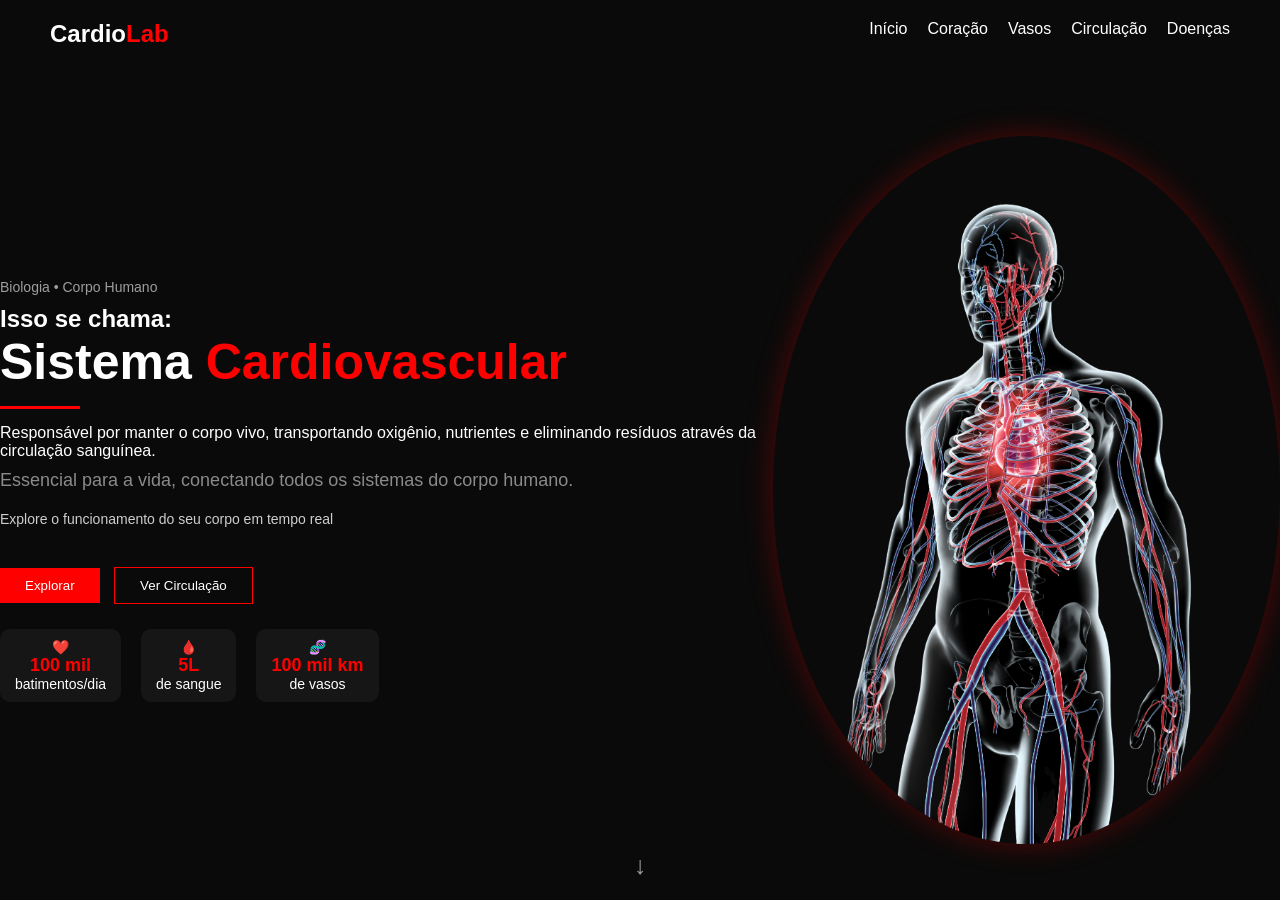
<file: index.html>
<!DOCTYPE html>
<html lang="pt-br">
<head>
  <meta charset="UTF-8">
  <meta name="viewport" content="width=device-width, initial-scale=1.0">
  <title>Sistema Cardiovascular</title>
  <link rel="stylesheet" href="style.css">
</head>
<body>

<header>
  <nav class="navbar">
    <h1 class="logo">Cardio<span>Lab</span></h1>
    <ul>
      <li><a href="index.html">Início</a></li>
      <li><a href="coracao.html">Coração</a></li>
      <li><a href="vasos.html">Vasos</a></li>
      <li><a href="circulacao.html">Circulação</a></li>
      <li><a href="doencas.html">Doenças</a></li>
    </ul>
  </nav>
</header>

<section class="hero">
  <div class="hero-text">

    <!-- TAG -->
    <p class="tag">Biologia • Corpo Humano</p>

    <h2>Isso se chama:</h2>

    <h1>
      Sistema <span class="destaque">Cardiovascular</span>
    </h1>

    <!-- LINHA DECORATIVA -->
    <div class="linha"></div>

    <p>
      Responsável por manter o corpo vivo, transportando oxigênio, nutrientes 
      e eliminando resíduos através da circulação sanguínea.
    </p>

    <!-- TEXTO EXTRA -->
    <p class="sub-info">
      Essencial para a vida, conectando todos os sistemas do corpo humano.
    </p>

    <!-- CTA -->
    <p class="cta-text">
      Explore o funcionamento do seu corpo em tempo real
    </p>

    <!-- BOTÕES -->
    <div class="botoes">
      <button class="btn" onclick="window.location.href='coracao.html'">
        Explorar
      </button>

      <button class="btn secundario" onclick="window.location.href='circulacao.html'">
        Ver Circulação
      </button>
    </div>

    <!-- CARDS DE DADOS -->
    <div class="stats">
      <div class="card">
        ❤️
        <span>100 mil</span>
        <p>batimentos/dia</p>
      </div>

      <div class="card">
        🩸
        <span>5L</span>
        <p>de sangue</p>
      </div>

      <div class="card">
        🧬
        <span>100 mil km</span>
        <p>de vasos</p>
      </div>
    </div>

  </div>

  <div class="hero-img">
    <img src="hearts.png" alt="Sistema Cardiovascular">
  </div>
</section>

<!-- SCROLL INDICADOR -->
<div class="scroll-down">↓</div>

</body>
</html>
</file>
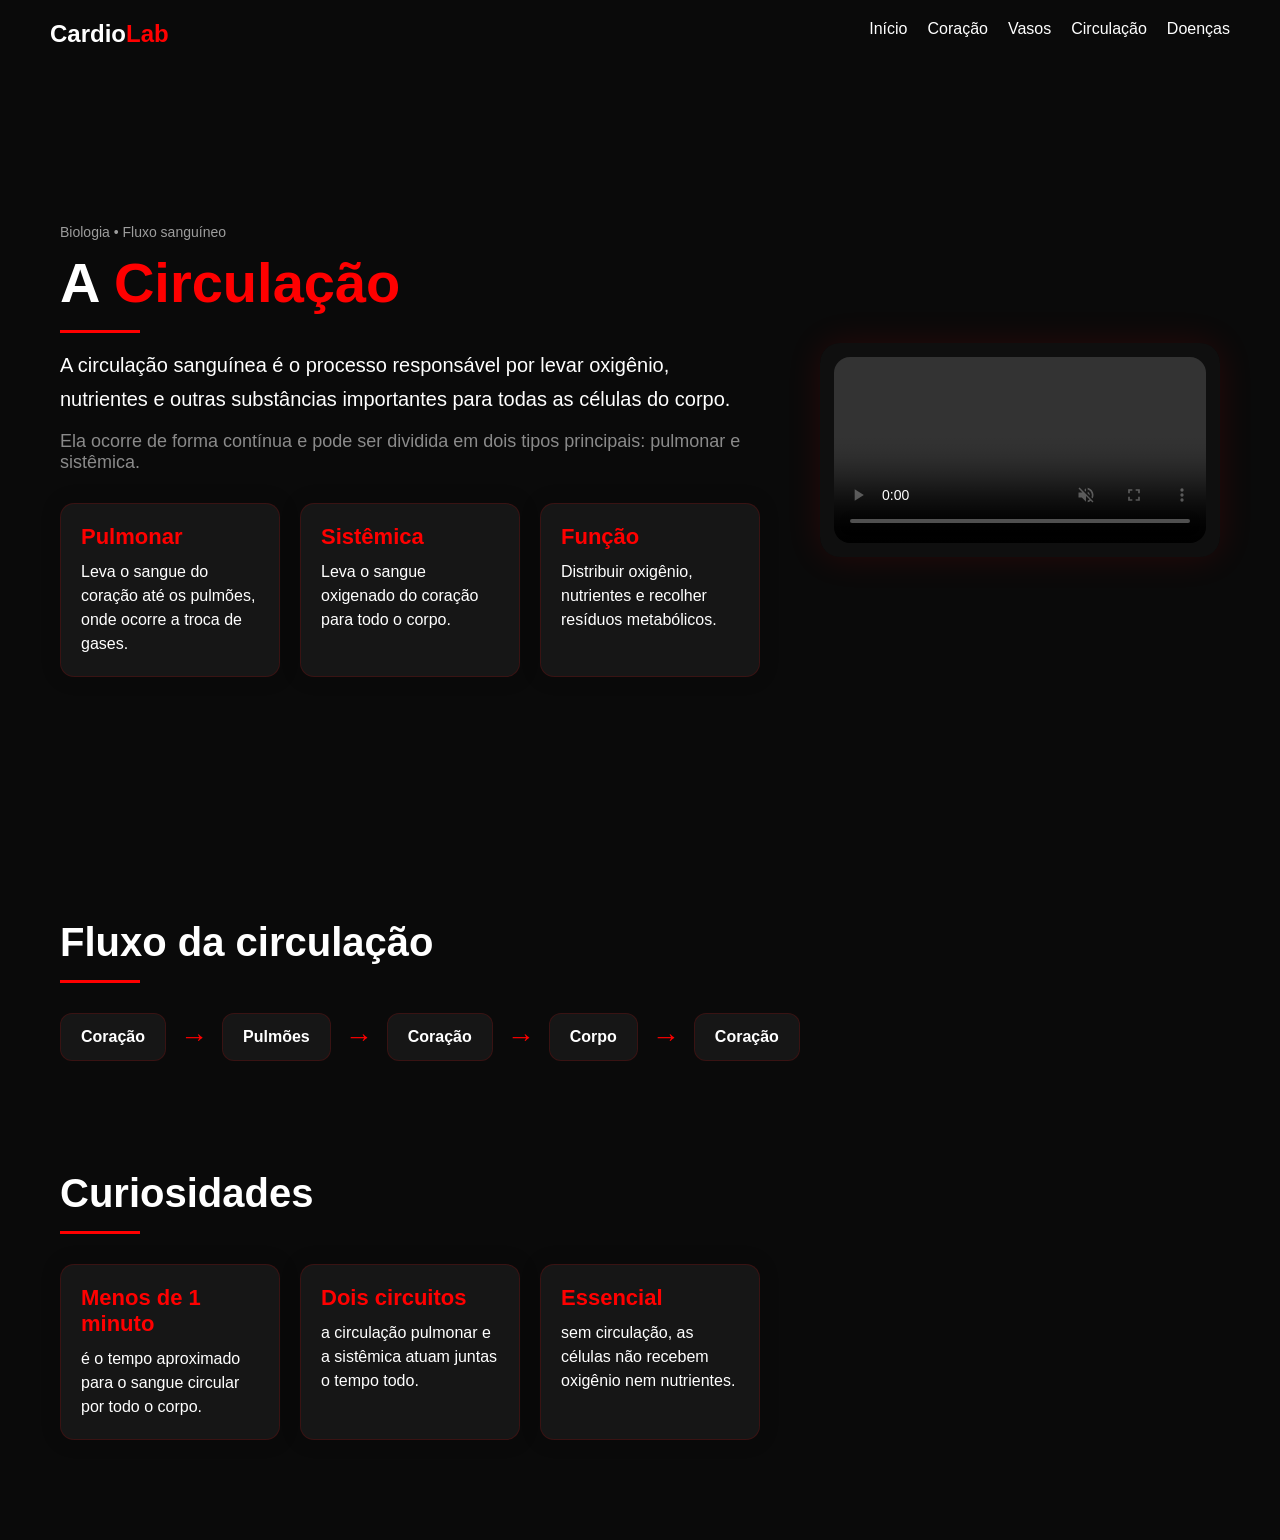
<file: circulacao.html>
<!DOCTYPE html>
<html lang="pt-br">
<head>
  <meta charset="UTF-8">
  <meta name="viewport" content="width=device-width, initial-scale=1.0">
  <title>Circulação</title>
  <link rel="stylesheet" href="style.css">
</head>
<body>

<nav class="navbar">
  <h1 class="logo">Cardio<span>Lab</span></h1>
  <ul>
    <li><a href="index.html">Início</a></li>
    <li><a href="coracao.html">Coração</a></li>
    <li><a href="vasos.html">Vasos</a></li>
    <li><a href="circulacao.html">Circulação</a></li>
    <li><a href="doencas.html">Doenças</a></li>
  </ul>
</nav>

<section class="section circulacao-container">

  <div class="circulacao-texto">
    <p class="tag">Biologia • Fluxo sanguíneo</p>

    <h2>A <span class="destaque">Circulação</span></h2>

    <div class="linha"></div>

    <p class="desc">
      A circulação sanguínea é o processo responsável por levar oxigênio,
      nutrientes e outras substâncias importantes para todas as células do corpo.
    </p>

    <p class="sub-info">
      Ela ocorre de forma contínua e pode ser dividida em dois tipos principais:
      pulmonar e sistêmica.
    </p>

    <div class="cards-circulacao">
      <div class="card-coracao">
        <h3>Pulmonar</h3>
        <p>Leva o sangue do coração até os pulmões, onde ocorre a troca de gases.</p>
      </div>

      <div class="card-coracao">
        <h3>Sistêmica</h3>
        <p>Leva o sangue oxigenado do coração para todo o corpo.</p>
      </div>

      <div class="card-coracao">
        <h3>Função</h3>
        <p>Distribuir oxigênio, nutrientes e recolher resíduos metabólicos.</p>
      </div>
    </div>
  </div>

  <div class="circulacao-video-area">
    <div class="video-box">
      <video class="video-circulacao" autoplay loop muted playsinline controls>
        <source src="circ.mp4" type="video/mp4">
        Seu navegador não suporta vídeo.
      </video>
    </div>
  </div>

</section>

<section class="fluxo-section">
  <h2>Fluxo da circulação</h2>
  <div class="linha"></div>

  <div class="fluxo-box">
    <div class="etapa">Coração</div>
    <div class="seta">→</div>
    <div class="etapa">Pulmões</div>
    <div class="seta">→</div>
    <div class="etapa">Coração</div>
    <div class="seta">→</div>
    <div class="etapa">Corpo</div>
    <div class="seta">→</div>
    <div class="etapa">Coração</div>
  </div>
</section>

<section class="curiosidades-coracao">
  <h2>Curiosidades</h2>
  <div class="linha"></div>

  <div class="cards-curiosidades">
    <div class="card-coracao">
      <h3>Menos de 1 minuto</h3>
      <p>é o tempo aproximado para o sangue circular por todo o corpo.</p>
    </div>

    <div class="card-coracao">
      <h3>Dois circuitos</h3>
      <p>a circulação pulmonar e a sistêmica atuam juntas o tempo todo.</p>
    </div>

    <div class="card-coracao">
      <h3>Essencial</h3>
      <p>sem circulação, as células não recebem oxigênio nem nutrientes.</p>
    </div>
  </div>
</section>

</body>
</html>
</file>
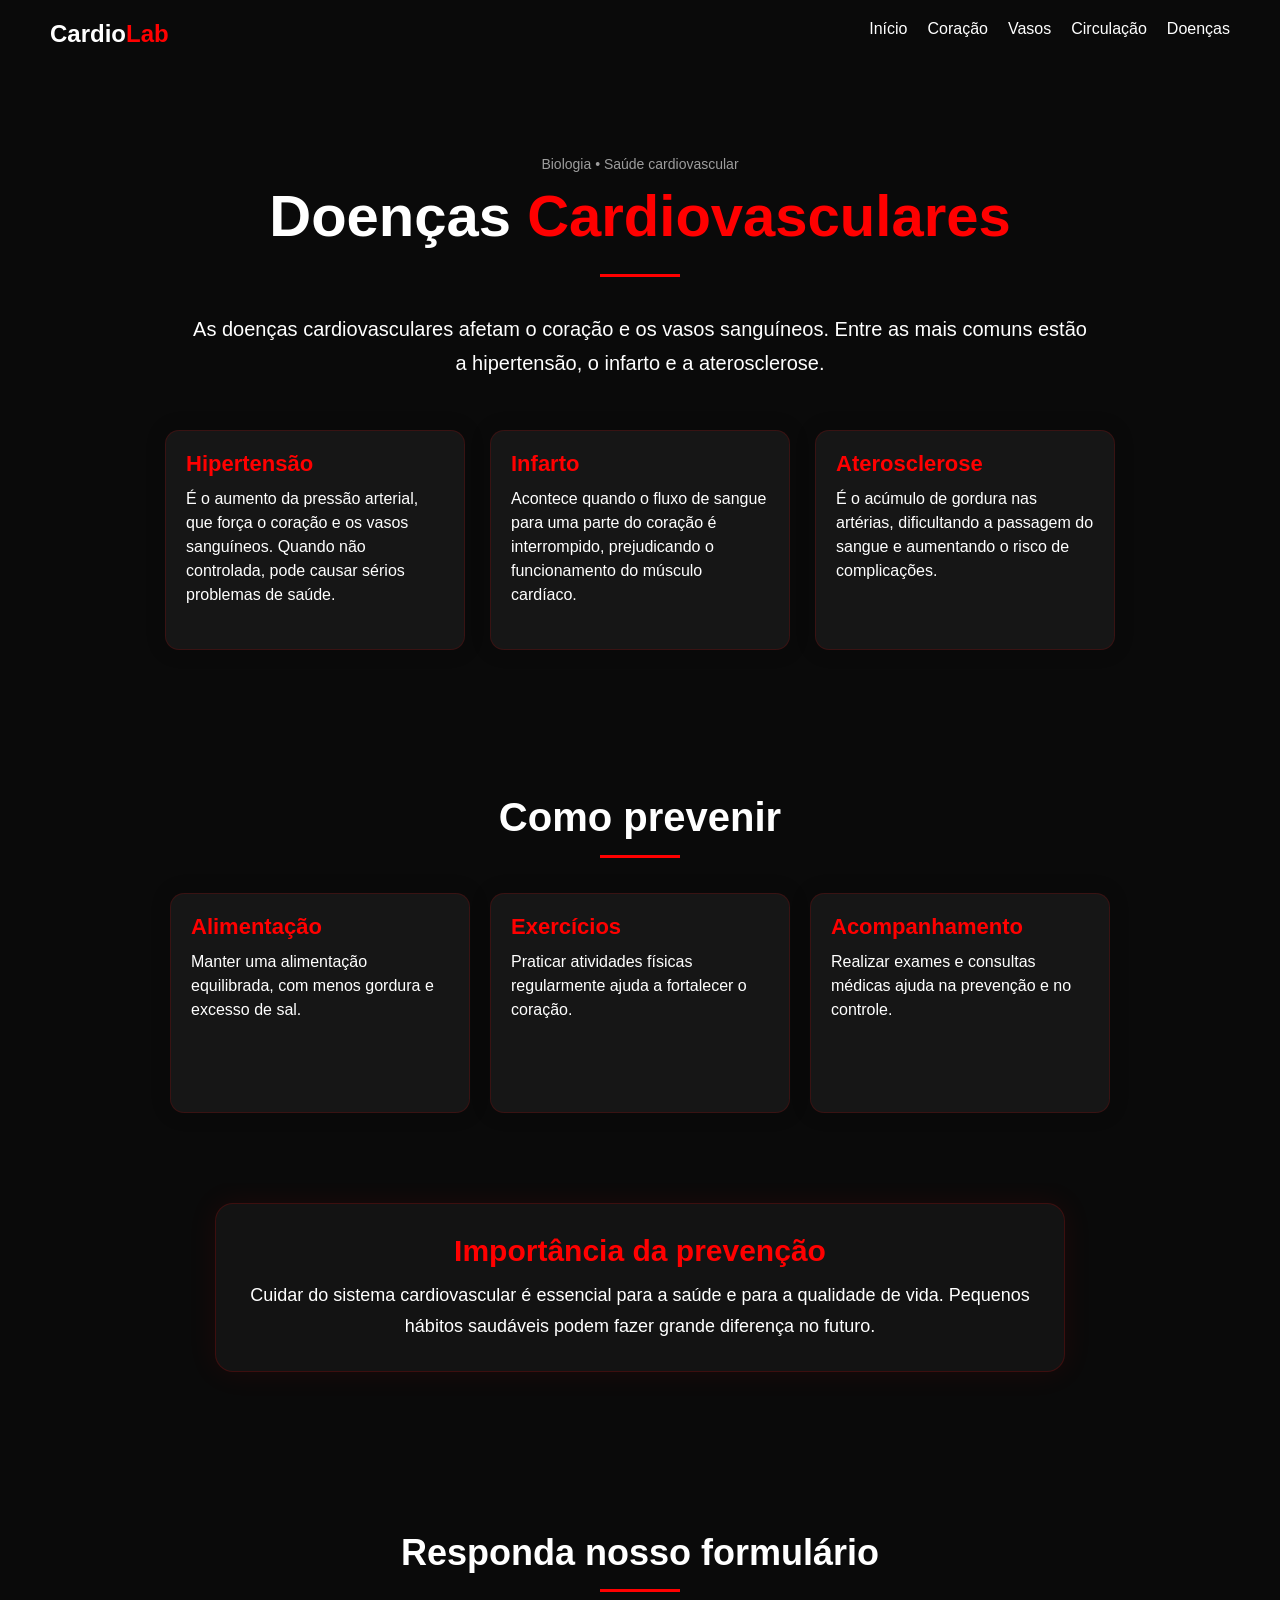
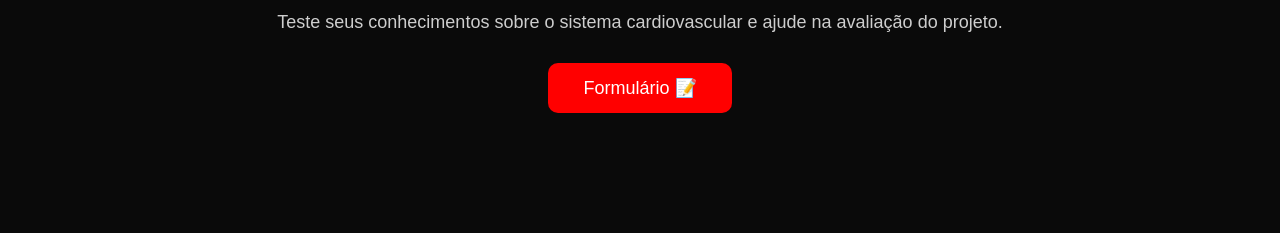
<file: doencas.html>
<!DOCTYPE html>
<html lang="pt-br">
<head>
  <meta charset="UTF-8">
  <meta name="viewport" content="width=device-width, initial-scale=1.0">
  <title>Doenças Cardiovasculares</title>
  <link rel="stylesheet" href="style.css">
</head>
<body>

<nav class="navbar">
  <h1 class="logo">Cardio<span>Lab</span></h1>
  <ul>
    <li><a href="index.html">Início</a></li>
    <li><a href="coracao.html">Coração</a></li>
    <li><a href="vasos.html">Vasos</a></li>
    <li><a href="circulacao.html">Circulação</a></li>
    <li><a href="doencas.html">Doenças</a></li>
  </ul>
</nav>

<section class="doencas-container">
  <p class="tag">Biologia • Saúde cardiovascular</p>

  <h2>Doenças <span class="destaque">Cardiovasculares</span></h2>

  <div class="linha centralizada"></div>

  <p class="desc-doencas">
    As doenças cardiovasculares afetam o coração e os vasos sanguíneos.
    Entre as mais comuns estão a hipertensão, o infarto e a aterosclerose.
  </p>

  <div class="cards-doencas">
    <div class="card-coracao card-doenca">
      <h3>Hipertensão</h3>
      <p>
        É o aumento da pressão arterial, que força o coração e os vasos sanguíneos.
        Quando não controlada, pode causar sérios problemas de saúde.
      </p>
    </div>

    <div class="card-coracao card-doenca">
      <h3>Infarto</h3>
      <p>
        Acontece quando o fluxo de sangue para uma parte do coração é interrompido,
        prejudicando o funcionamento do músculo cardíaco.
      </p>
    </div>

    <div class="card-coracao card-doenca">
      <h3>Aterosclerose</h3>
      <p>
        É o acúmulo de gordura nas artérias, dificultando a passagem do sangue
        e aumentando o risco de complicações.
      </p>
    </div>
  </div>
</section>

<section class="prevencao-section">
  <h2>Como prevenir</h2>
  <div class="linha centralizada"></div>

  <div class="cards-curiosidades prevencao-cards">
    <div class="card-coracao card-doenca">
      <h3>Alimentação</h3>
      <p>Manter uma alimentação equilibrada, com menos gordura e excesso de sal.</p>
    </div>

    <div class="card-coracao card-doenca">
      <h3>Exercícios</h3>
      <p>Praticar atividades físicas regularmente ajuda a fortalecer o coração.</p>
    </div>

    <div class="card-coracao card-doenca">
      <h3>Acompanhamento</h3>
      <p>Realizar exames e consultas médicas ajuda na prevenção e no controle.</p>
    </div>
  </div>
</section>

<section class="alerta-final">
  <div class="alerta-box">
    <h3>Importância da prevenção</h3>
    <p>
      Cuidar do sistema cardiovascular é essencial para a saúde e para a qualidade de vida.
      Pequenos hábitos saudáveis podem fazer grande diferença no futuro.
    </p>
  </div>
</section>

<!-- 🔥 NOVA SEÇÃO DO FORMULÁRIO -->
<section class="formulario-section">
  <h2>Responda nosso formulário</h2>
  <div class="linha centralizada"></div>

  <p class="form-text">
    Teste seus conhecimentos sobre o sistema cardiovascular e ajude na avaliação do projeto.
  </p>

  <a href="https://docs.google.com/forms/d/e/1FAIpQLSd-Rb2tPgkE_EAzkPNG96InLVic7Bbqloid9tJzK2Fl-k5OYQ/viewform?usp=sharing&ouid=109007833542639347683"
     target="_blank"
     class="btn-form">
    Formulário 📝
  </a>
</section>

</body>
</html>
</file>
<file: style.css>
* {
  margin: 0;
  padding: 0;
  box-sizing: border-box;
  font-family: Arial, sans-serif;
}

html,
body {
  background: #0a0a0a;
  color: white;
  min-height: 100%;
}

/* NAVBAR */
.navbar {
  display: flex;
  justify-content: space-between;
  padding: 20px 50px;
  position: fixed;
  width: 100%;
  background: #0a0a0a;
}

.logo span {
  color: red;
}

.navbar ul {
  display: flex;
  list-style: none;
}

.navbar li {
  margin-left: 20px;
}

.navbar a {
  color: white;
  text-decoration: none;
  transition: 0.3s;
}

.navbar a:hover {
  color: red;
}

/* HERO */
.hero {
  display: flex;
  align-items: center;
  justify-content: space-around;
  height: 100vh;
  padding-top: 80px;
}

.hero-text h1 {
  font-size: 50px;
}

.hero-text span {
  color: red;
}

.btn {
  margin-top: 20px;
  padding: 10px 25px;
  background: red;
  border: none;
  color: white;
  cursor: pointer;
  transition: 0.3s;
}

.btn:hover {
  transform: scale(1.1);
}

/* IMAGE */
.hero-img img {
  width: 600px;
  border-radius: 50%;
  box-shadow: 0 0 50px red;
}

/* SECTION */
.section {
  padding: 80px 50px;
}

/* CARDS */
.cards {
  display: flex;
  gap: 20px;
}

.card {
  background: #111;
  padding: 20px;
  border-radius: 10px;
  transition: 0.3s;
}

.card:hover {
  transform: translateY(-10px);
  box-shadow: 0 0 20px red;
}

/* HEART */
.heart-container {
  margin-top: 30px;
  position: relative;
}

.part {
  fill: red;
  cursor: pointer;
  transition: 0.3s;
}

.part:hover {
  fill: white;
}

/* TOOLTIP */
#tooltip {
  position: absolute;
  background: red;
  padding: 5px 10px;
  border-radius: 5px;
  display: none;
  font-size: 14px;
}

/* FOOTER */
footer {
  text-align: center;
  padding: 20px;
  background: #111;
}

/* RESPONSIVO */
@media (max-width: 768px) {
  .hero {
    flex-direction: column;
    text-align: center;
  }

  .cards {
    flex-direction: column;
  }
}
.coracao-container {
  display: flex;
  align-items: center;
  justify-content: space-between;
  gap: 30px;
  padding: 120px 50px 40px;
  min-height: 100vh;
  background: #0a0a0a;
}

.coracao-container .texto {
  width: 50%;
}

.coracao-container .imagem {
  width: 50%;
  display: flex;
  justify-content: center;
}

.coracao-container video.video-coracao {
  width: 400px; /* altere aqui para aumentar ou diminuir o vídeo */
  border-radius: 10px;
}
.destaque {
  color: red;
  animation: pulse 1.5s infinite;
}

@keyframes pulse {
  0% { transform: scale(1); }
  50% { transform: scale(1.05); }
  100% { transform: scale(1); }
}

.botoes {
  margin-top: 20px;
}

.btn.secundario {
  background: transparent;
  border: 1px solid red;
  margin-left: 10px;
}

.info-dados {
  margin-top: 20px;
  font-size: 14px;
  opacity: 0.8;
}
.tag {
  font-size: 14px;
  opacity: 0.6;
  margin-bottom: 10px;
}

.linha {
  width: 80px;
  height: 3px;
  background: red;
  margin: 15px 0;
}

.sub-info {
  opacity: 0.7;
  margin-top: 10px;
}

.cta-text {
  margin-top: 15px;
  font-size: 14px;
  opacity: 0.8;
}

.stats {
  display: flex;
  gap: 20px;
  margin-top: 25px;
}

.card {
  background: rgba(255,255,255,0.05);
  padding: 10px 15px;
  border-radius: 10px;
  text-align: center;
  font-size: 14px;
  transition: 0.3s;
}

.card span {
  display: block;
  font-size: 18px;
  font-weight: bold;
}

.card:hover {
  transform: translateY(-5px);
  background: rgba(255,0,0,0.1);
}

.scroll-down {
  position: absolute;
  bottom: 20px;
  left: 50%;
  transform: translateX(-50%);
  font-size: 25px;
  opacity: 0.6;
  animation: bounce 1.5s infinite;
}

@keyframes bounce {
  0%, 100% { transform: translate(-50%, 0); }
  50% { transform: translate(-50%, 10px); }
}

.hero-text {
  animation: fadeUp 1s ease;
}

@keyframes fadeUp {
  from {
    opacity: 0;
    transform: translateY(30px);
  }
  to {
    opacity: 1;
    transform: translateY(0);
  }
}
.hero-img img {
  box-shadow: 0 0 30px rgba(255, 0, 0, 0.3);
}
.navbar ul li a {
  text-decoration: none;
  color: white;
  transition: all 0.3s ease;
  display: inline-block;
}

.navbar ul li a:hover {
  color: red;
  transform: translateY(-3px);
}
.coracao-container {
  min-height: 100vh;
  display: flex;
  align-items: center;
  justify-content: space-between;
  gap: 60px;
  padding: 80px 60px;
}

.coracao-texto {
  max-width: 700px;
  animation: fadeUp 1s ease;
}

.coracao-texto h2 {
  font-size: 56px;
  margin-bottom: 10px;
}

.desc {
  font-size: 20px;
  line-height: 1.7;
  margin-bottom: 15px;
}

.sub-info {
  color: rgba(255,255,255,0.75);
  margin-bottom: 20px;
  font-size: 18px;
}

.info-list {
  list-style: none;
  padding: 0;
  margin: 25px 0;
}

.info-list li {
  margin-bottom: 12px;
  font-size: 18px;
  color: white;
}

.cards-coracao,
.cards-curiosidades {
  display: flex;
  gap: 20px;
  flex-wrap: wrap;
  margin-top: 30px;
}

.card-coracao {
  background: rgba(255,255,255,0.05);
  border: 1px solid rgba(255, 0, 0, 0.15);
  border-radius: 14px;
  padding: 20px;
  width: 220px;
  transition: all 0.3s ease;
  box-shadow: 0 0 20px rgba(0,0,0,0.2);
}

.card-coracao h3 {
  color: red;
  margin-bottom: 10px;
  font-size: 22px;
}

.card-coracao p {
  color: white;
  line-height: 1.5;
}

.card-coracao:hover {
  transform: translateY(-8px);
  border-color: rgba(255, 0, 0, 0.45);
  background: rgba(255, 0, 0, 0.08);
}

.coracao-midia {
  display: flex;
  justify-content: center;
  align-items: center;
  flex: 1;
}

.video-box {
  background: rgba(255,255,255,0.02);
  border-radius: 20px;
  padding: 14px;
  box-shadow: 0 0 35px rgba(255, 0, 0, 0.12);
  transition: all 0.3s ease;
}

.video-box:hover {
  transform: scale(1.03);
  box-shadow: 0 0 45px rgba(255, 0, 0, 0.22);
}

.video-coracao {
  width: 360px;
  max-width: 100%;
  border-radius: 16px;
  display: block;
  animation: beat 1.4s infinite;
}

.curiosidades-coracao {
  padding: 40px 60px 100px;
}

.curiosidades-coracao h2 {
  font-size: 40px;
  margin-bottom: 10px;
}

@keyframes beat {
  0% { transform: scale(1); }
  50% { transform: scale(1.03); }
  100% { transform: scale(1); }
}

@keyframes fadeUp {
  from {
    opacity: 0;
    transform: translateY(35px);
  }
  to {
    opacity: 1;
    transform: translateY(0);
  }
}

@media (max-width: 1000px) {
  .coracao-container {
    flex-direction: column;
    text-align: center;
    padding: 60px 25px;
  }

  .coracao-texto {
    max-width: 100%;
  }

  .linha {
    margin-left: auto;
    margin-right: auto;
  }

  .info-list {
    text-align: left;
    display: inline-block;
  }

  .cards-coracao,
  .cards-curiosidades {
    justify-content: center;
  }

  .coracao-texto h2 {
    font-size: 42px;
  }

  .desc {
    font-size: 18px;
  }
}
.pulse {
  color: red;
  display: inline-block;
  animation: pulse 1.2s infinite ease-in-out;
}

@keyframes pulse {
  0% {
    transform: scale(1);
    text-shadow: 0 0 5px rgba(255,0,0,0.3);
  }

  50% {
    transform: scale(1.08);
    text-shadow: 0 0 18px rgba(255,0,0,0.9);
  }

  100% {
    transform: scale(1);
    text-shadow: 0 0 5px rgba(255,0,0,0.3);
  }
}
.circulacao-container {
  min-height: 100vh;
  display: flex;
  align-items: center;
  justify-content: space-between;
  gap: 60px;
  padding: 80px 60px;
}

.circulacao-texto {
  max-width: 700px;
  animation: fadeUp 1s ease;
}

.circulacao-texto h2 {
  font-size: 56px;
  margin-bottom: 10px;
}

.cards-circulacao {
  display: flex;
  gap: 20px;
  flex-wrap: wrap;
  margin-top: 30px;
}

.circulacao-video-area {
  display: flex;
  justify-content: center;
  align-items: center;
  flex: 1;
}

.video-circulacao {
  width: 420px;
  max-width: 100%;
  border-radius: 16px;
  display: block;
}

.fluxo-section {
  padding: 20px 60px 70px;
}

.fluxo-section h2 {
  font-size: 40px;
  margin-bottom: 10px;
}

.fluxo-box {
  margin-top: 30px;
  display: flex;
  flex-wrap: wrap;
  gap: 14px;
  align-items: center;
}

.etapa {
  background: rgba(255,255,255,0.05);
  border: 1px solid rgba(255, 0, 0, 0.15);
  border-radius: 12px;
  padding: 14px 20px;
  color: white;
  font-weight: bold;
  transition: all 0.3s ease;
}

.etapa:hover {
  transform: translateY(-5px);
  background: rgba(255, 0, 0, 0.08);
  border-color: rgba(255, 0, 0, 0.4);
}

.seta {
  font-size: 28px;
  color: red;
  font-weight: bold;
}

@media (max-width: 1000px) {
  .circulacao-container {
    flex-direction: column;
    text-align: center;
    padding: 60px 25px;
  }

  .circulacao-texto {
    max-width: 100%;
  }

  .fluxo-section {
    padding: 20px 25px 70px;
    text-align: center;
  }

  .fluxo-box {
    justify-content: center;
  }

  .circulacao-texto h2 {
    font-size: 42px;
  }
}
.vasos-container {
  min-height: 100vh;
  display: flex;
  align-items: center;
  justify-content: space-between;
  gap: 60px;
  padding: 80px 60px;
}

.vasos-texto {
  max-width: 700px;
  animation: fadeUp 1s ease;
}

.vasos-texto h2 {
  font-size: 56px;
  margin-bottom: 10px;
}

.cards-vasos {
  display: flex;
  gap: 20px;
  flex-wrap: wrap;
  margin-top: 30px;
}

.vasos-video-area {
  display: flex;
  justify-content: center;
  align-items: center;
  flex: 1;
}

.video-vasos {
  width: 420px;
  max-width: 100%;
  border-radius: 16px;
  display: block;
}

.comparacao-vasos {
  padding: 20px 60px 70px;
}

.comparacao-vasos h2 {
  font-size: 40px;
  margin-bottom: 10px;
}

@media (max-width: 1000px) {
  .vasos-container {
    flex-direction: column;
    text-align: center;
    padding: 60px 25px;
  }

  .vasos-texto {
    max-width: 100%;
  }

  .vasos-texto h2 {
    font-size: 42px;
  }

  .comparacao-vasos {
    padding: 20px 25px 70px;
    text-align: center;
  }
}
.doencas-container {
  min-height: 85vh;
  display: flex;
  flex-direction: column;
  justify-content: center;
  align-items: center;
  padding: 100px 30px 60px;
  text-align: center;
}

.doencas-container h2 {
  font-size: 58px;
  margin-bottom: 10px;
}

.centralizada {
  margin-left: auto;
  margin-right: auto;
}

.desc-doencas {
  max-width: 900px;
  font-size: 20px;
  line-height: 1.7;
  color: white;
  margin-top: 20px;
  margin-bottom: 40px;
}

.cards-doencas {
  display: flex;
  justify-content: center;
  gap: 25px;
  flex-wrap: wrap;
  width: 100%;
  margin-top: 10px;
}

.card-doenca {
  width: 300px;
  min-height: 220px;
  text-align: left;
}

.prevencao-section {
  padding: 30px 30px 70px;
  text-align: center;
}

.prevencao-section h2 {
  font-size: 40px;
  margin-bottom: 10px;
}

.prevencao-cards {
  justify-content: center;
  margin-top: 35px;
}

.alerta-final {
  padding: 20px 30px 100px;
  display: flex;
  justify-content: center;
}

.alerta-box {
  max-width: 850px;
  background: rgba(255, 255, 255, 0.04);
  border: 1px solid rgba(255, 0, 0, 0.18);
  border-radius: 18px;
  padding: 30px;
  text-align: center;
  box-shadow: 0 0 30px rgba(255, 0, 0, 0.08);
}

.alerta-box h3 {
  color: red;
  font-size: 30px;
  margin-bottom: 12px;
}

.alerta-box p {
  color: white;
  font-size: 18px;
  line-height: 1.7;
}

@media (max-width: 900px) {
  .doencas-container h2 {
    font-size: 42px;
  }

  .desc-doencas {
    font-size: 18px;
  }

  .card-doenca {
    width: 100%;
    max-width: 360px;
  }

  .alerta-box h3 {
    font-size: 24px;
  }

  .alerta-box p {
    font-size: 16px;
  }
}
.formulario-section {
  padding: 60px 30px 120px;
  text-align: center;
}

.formulario-section h2 {
  font-size: 36px;
  margin-bottom: 10px;
}

.form-text {
  color: white;
  opacity: 0.8;
  margin: 20px 0 30px;
  font-size: 18px;
}

.btn-form {
  display: inline-block;
  padding: 14px 35px;
  background: red;
  color: white;
  text-decoration: none;
  border-radius: 10px;
  font-size: 18px;
  transition: all 0.3s ease;
}

.btn-form:hover {
  transform: translateY(-3px);
  box-shadow: 0 0 15px rgba(255, 0, 0, 0.7);
}
html, body {
  overflow-x: hidden;
  max-width: 100%;
}

@media (max-width: 768px) {
  .navbar {
    flex-direction: column;
    align-items: flex-start;
    gap: 12px;
    padding: 18px 14px;
    overflow: hidden;
  }

  .navbar ul {
    width: 100%;
    max-width: 100%;
    display: flex;
    flex-wrap: nowrap;
    overflow-x: auto;
    overflow-y: hidden;
    white-space: nowrap;
    gap: 24px;
    padding: 0 0 8px 0;
    margin: 0;
    list-style: none;
    -webkit-overflow-scrolling: touch;
    scrollbar-width: none;
  }

  .navbar ul::-webkit-scrollbar {
    display: none;
  }

  .navbar ul li {
    flex: 0 0 auto;
  }

  .navbar ul li a {
    display: inline-block;
    white-space: nowrap;
    font-size: 18px;
  }

  .hero {
    flex-direction: column;
    text-align: center;
    justify-content: center;
    height: auto;
    min-height: 100vh;
    padding: 130px 20px 40px;
  }

  .hero-text h1 {
    font-size: 52px;
    line-height: 1.05;
  }

  .hero-text h2 {
    font-size: 28px;
  }

  .hero-text p {
    font-size: 16px;
  }

  .botoes {
    display: flex;
    flex-direction: column;
    align-items: center;
    gap: 12px;
  }

  .btn.secundario {
    margin-left: 0;
  }

  .stats {
    flex-direction: column;
    align-items: center;
  }

  .hero-img img,
  img,
  video {
    max-width: 100%;
    height: auto;
  }

  .scroll-down {
    display: none;
  }
}
html, body {
  overflow-x: hidden;
  width: 100%;
  max-width: 100%;
}

body * {
  max-width: 100%;
}

img, video {
  max-width: 100%;
  height: auto;
  display: block;
}

.hero,
.section,
.coracao-container,
.circulacao-container,
.vasos-container,
.doencas-container,
.prevencao-section,
.alerta-final,
.formulario-section,
.curiosidades-coracao,
.comparacao-vasos,
.fluxo-section {
  width: 100%;
  max-width: 100%;
  overflow-x: hidden;
}

@media (max-width: 768px) {
  .hero,
  .section,
  .coracao-container,
  .circulacao-container,
  .vasos-container,
  .doencas-container {
    padding-left: 20px !important;
    padding-right: 20px !important;
  }

  .hero-text h1,
  .coracao-texto h2,
  .circulacao-texto h2,
  .vasos-texto h2,
  .doencas-container h2 {
    font-size: 42px !important;
    line-height: 1.1;
    word-break: break-word;
  }

  .desc,
  .sub-info,
  .desc-doencas,
  .hero-text p {
    font-size: 16px !important;
    line-height: 1.6;
  }

  .stats,
  .cards-coracao,
  .cards-circulacao,
  .cards-vasos,
  .cards-doencas,
  .cards-curiosidades,
  .prevencao-cards,
  .fluxo-box {
    justify-content: center;
    overflow-x: hidden;
  }

  .card,
  .card-coracao,
  .card-doenca,
  .etapa {
    width: 100%;
    max-width: 320px;
  }

  .hero-img,
  .coracao-midia,
  .circulacao-video-area,
  .vasos-video-area {
    width: 100%;
    overflow: hidden;
  }

  .hero-img img,
  .video-coracao,
  .video-circulacao,
  .video-vasos {
    width: 100%;
    max-width: 320px;
    margin: 0 auto;
  }
}
</file>
